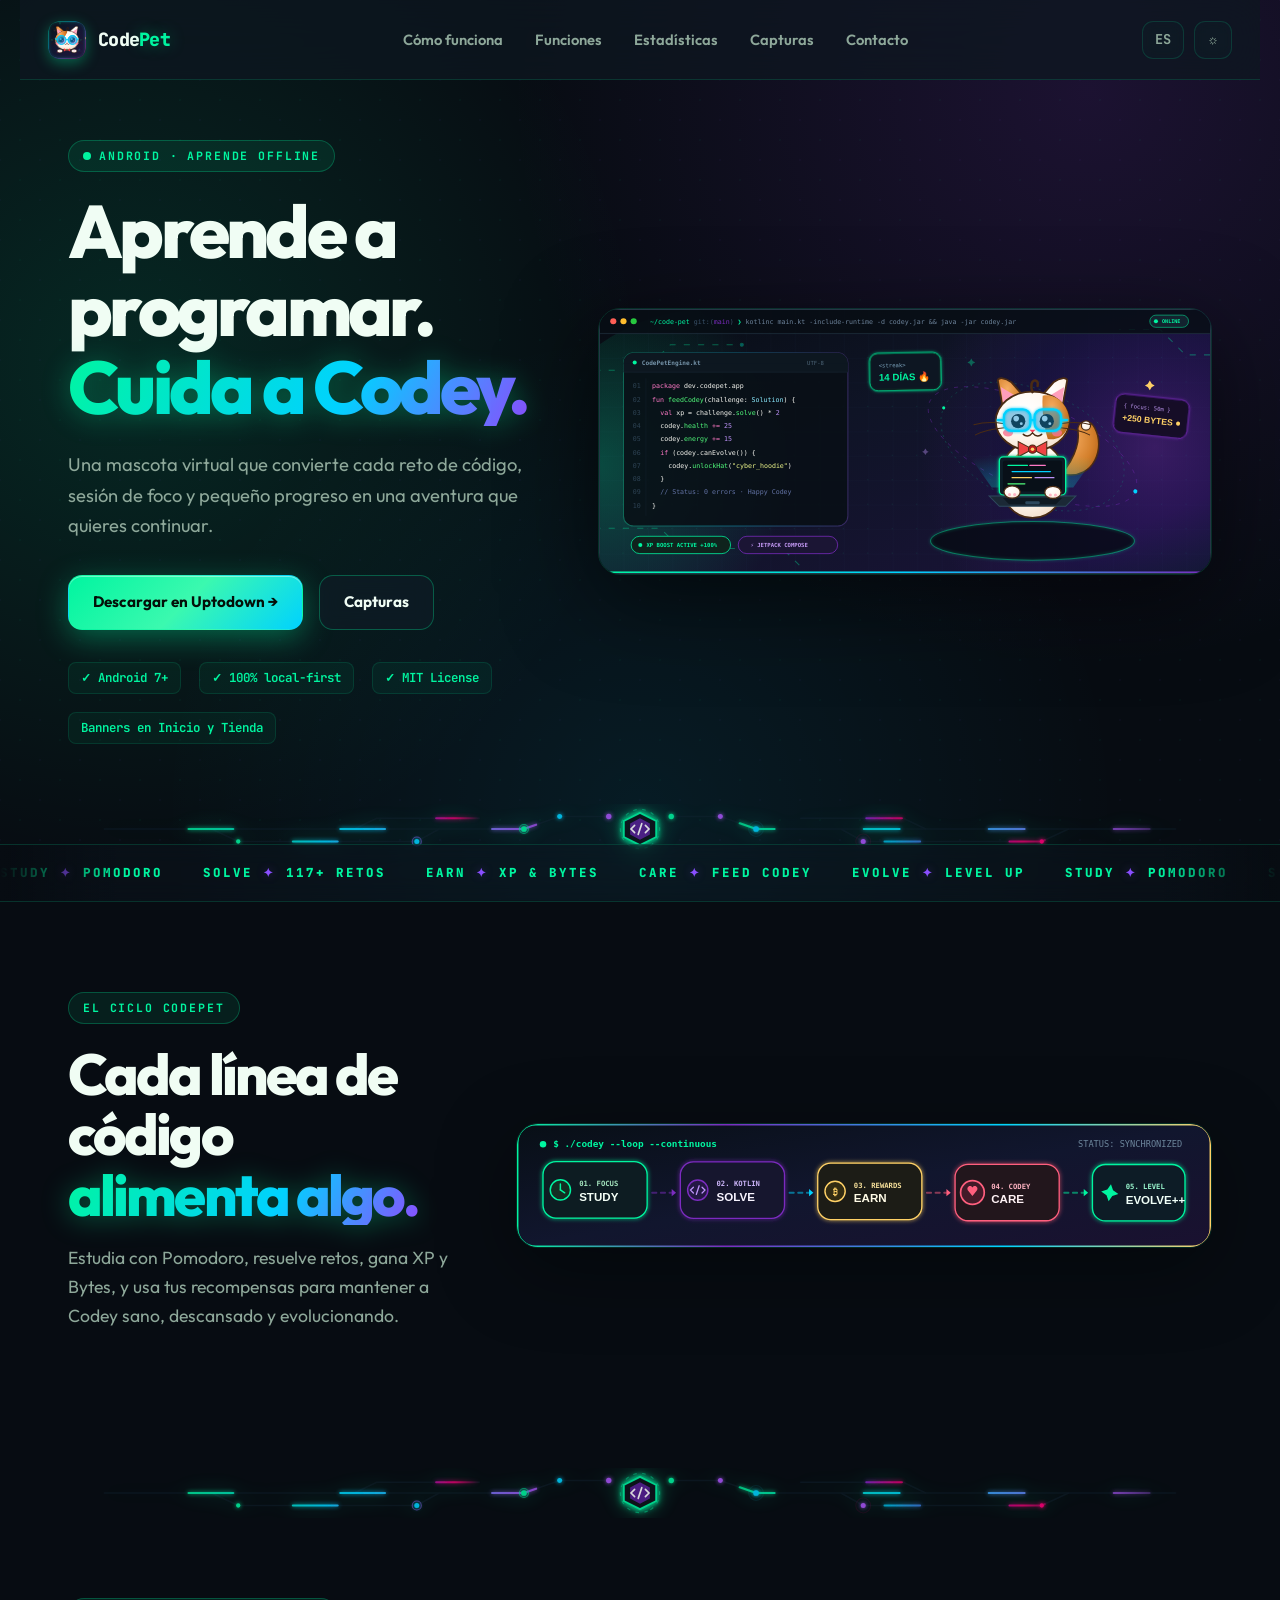
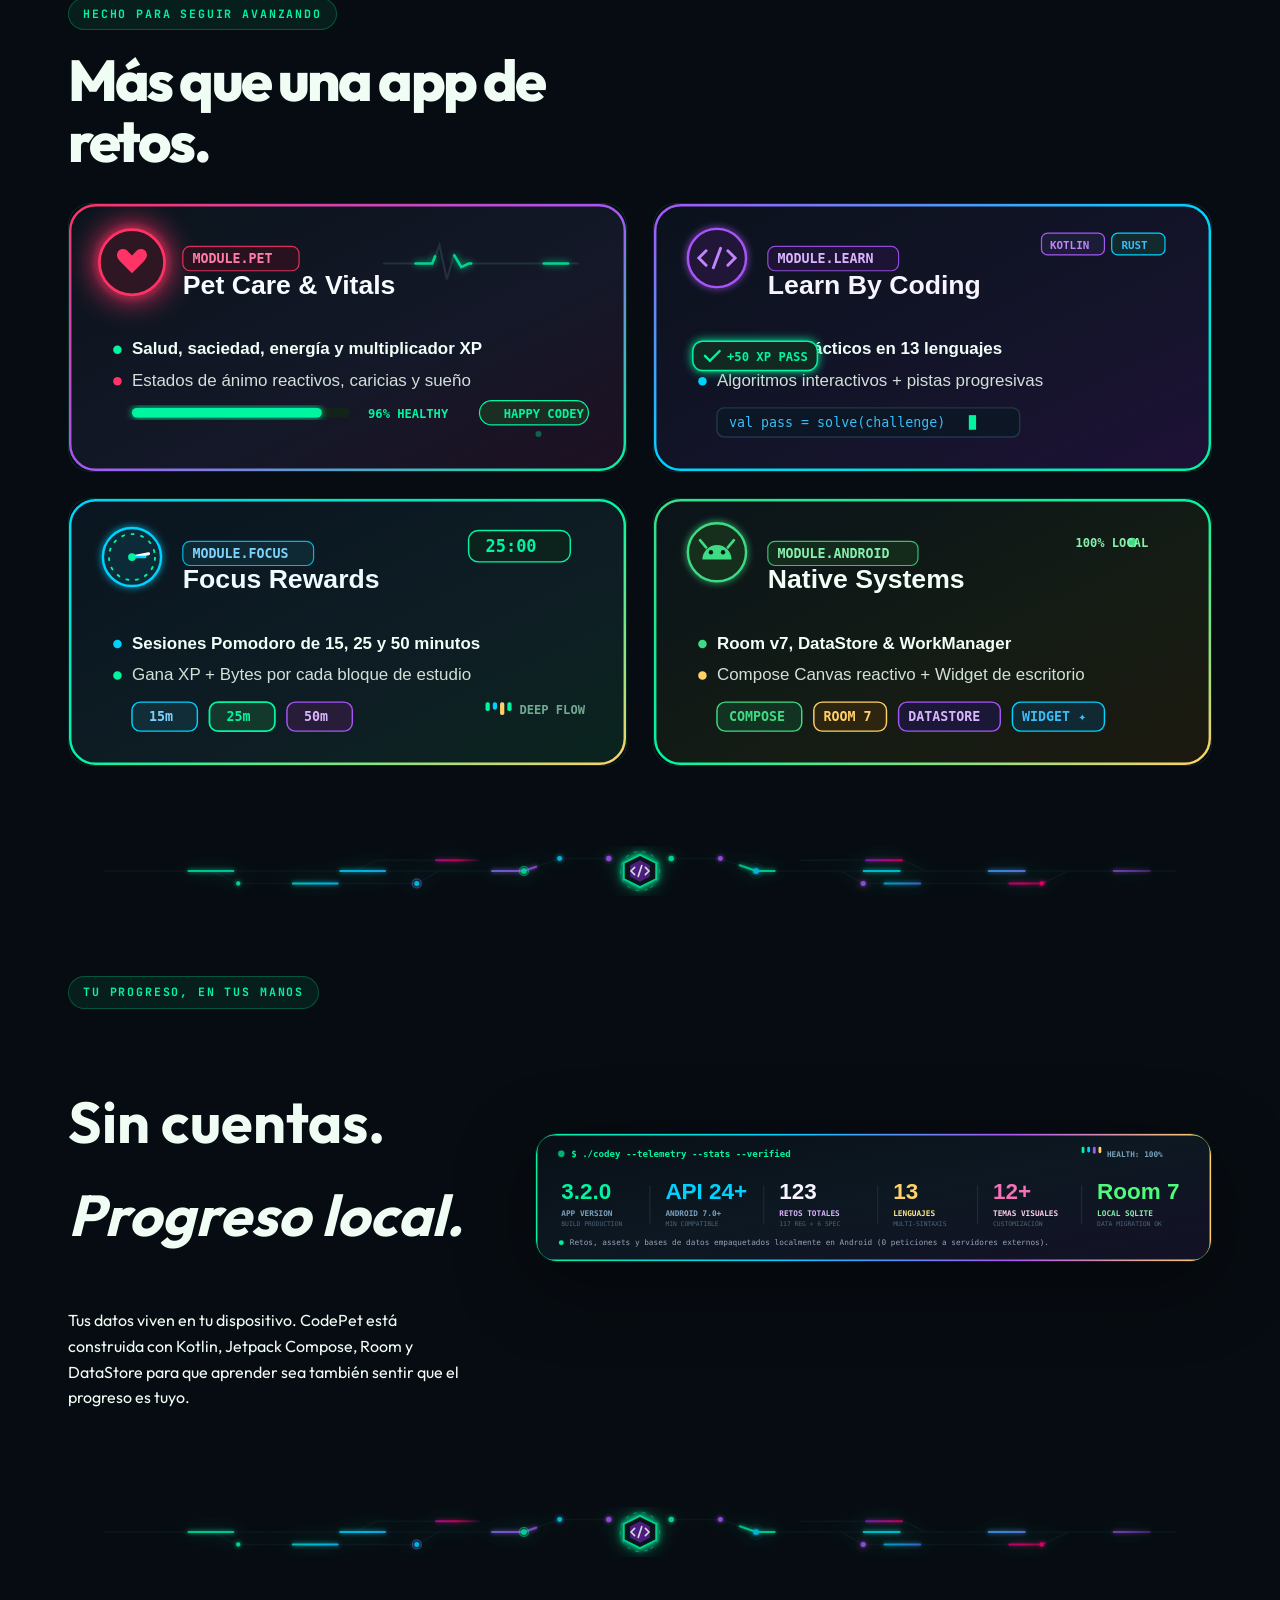
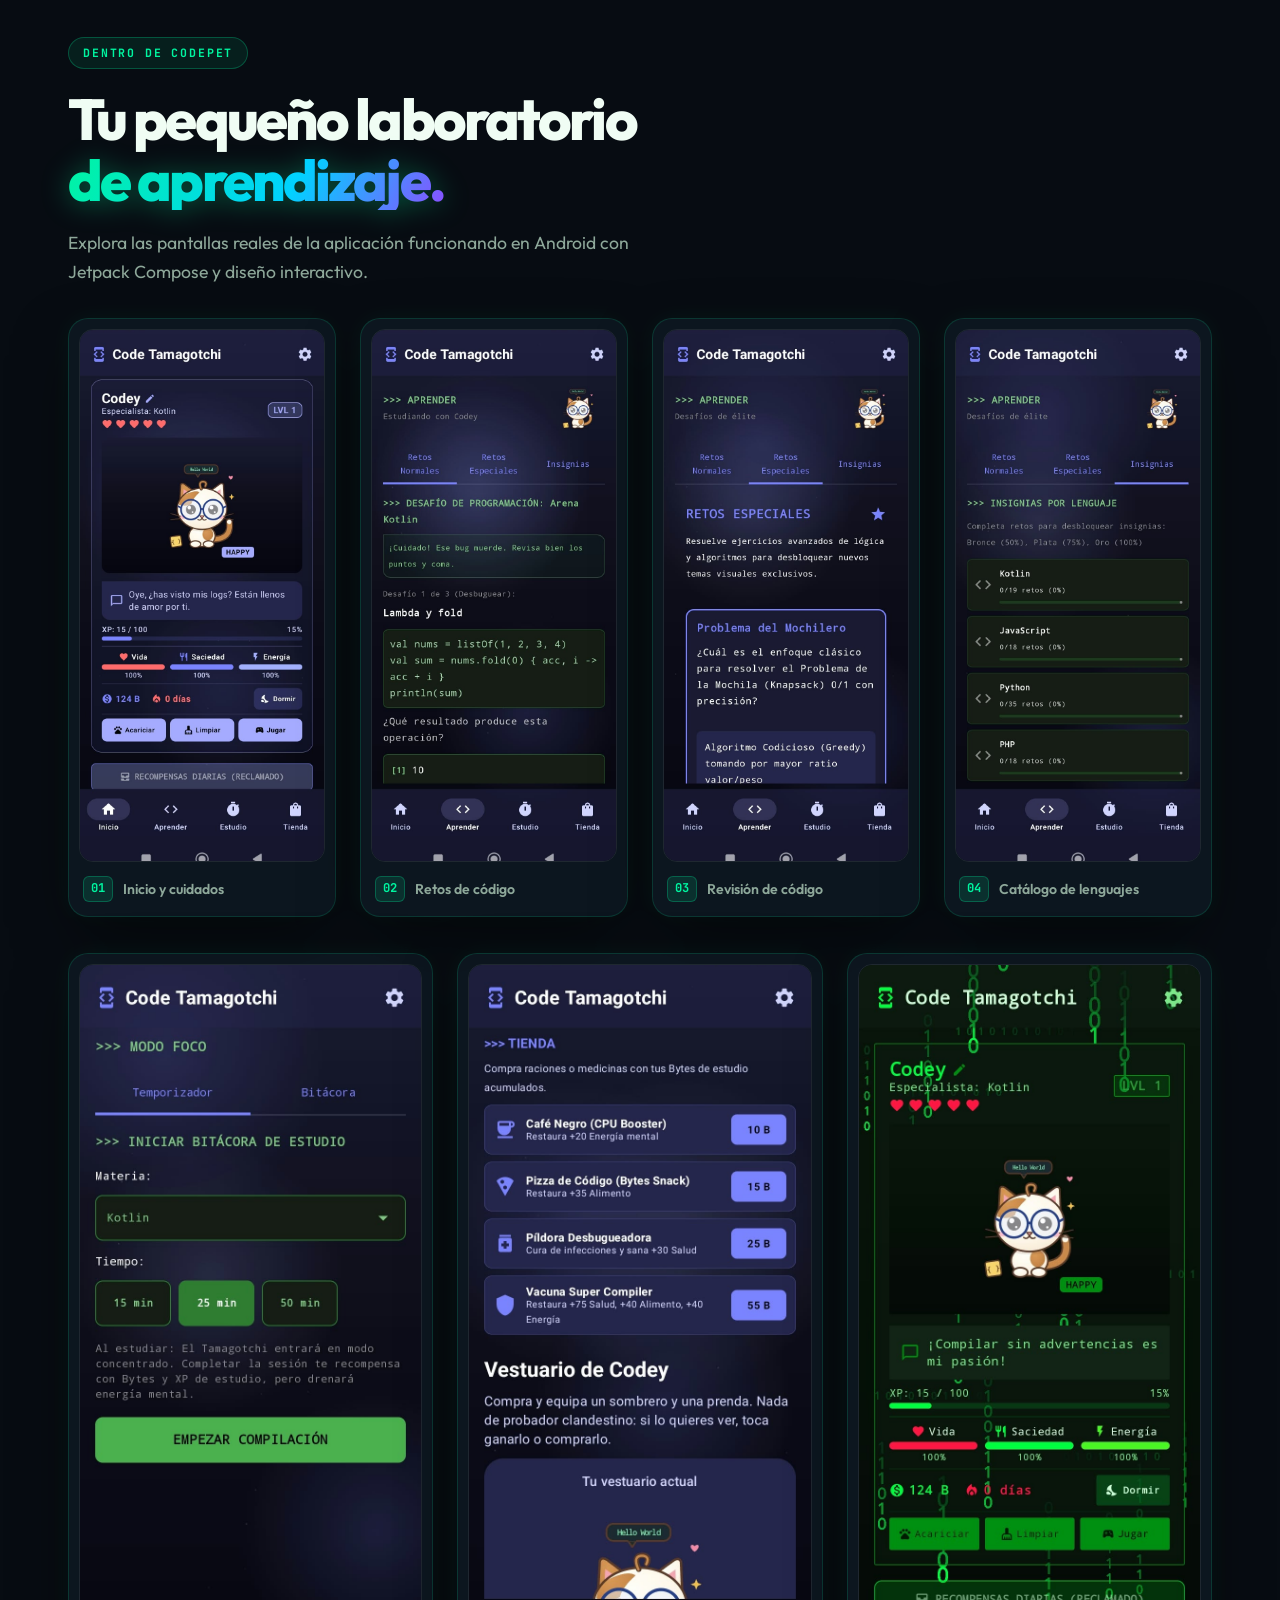
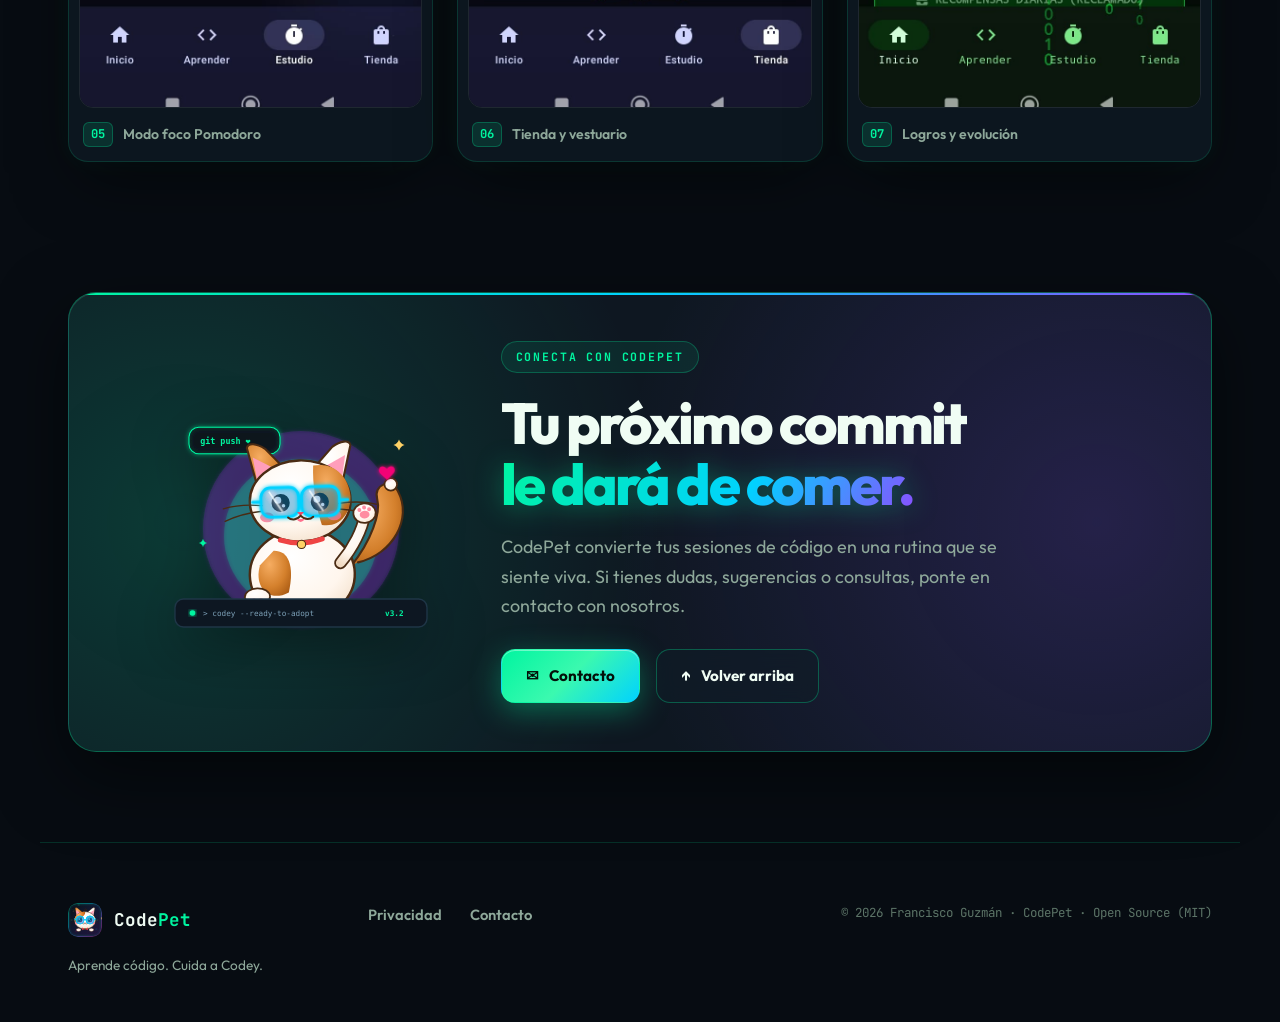
<file: index.html>
<!doctype html>
<html lang="es">
<head>
  <meta charset="UTF-8">
  <meta name="viewport" content="width=device-width, initial-scale=1">
  <meta name="theme-color" content="#070c12">
  <meta name="description" content="CodePet: aprende a programar mientras cuidas a Codey, tu mascota programadora local-first en Android.">
  <title>CodePet · Aprende código. Cuida a Codey.</title>
  <!-- Favicon de la pestaña (intacto y mejorado) -->
  <link rel="icon" href="assets/codey-logo.svg" type="image/svg+xml">
  <link rel="stylesheet" href="styles.css">
</head>
<body>
  <!-- Barra de progreso interactiva del scrollbar -->
  <div class="scroll-progress-bar" id="scrollProgress"></div>
  <div class="bg-mesh-overlay"></div>

  <header class="site-header">
    <a class="brand" href="#top" aria-label="CodePet, inicio">
      <img src="assets/codey-logo.svg" alt="CodePet Logo">
      <span>Code<span>Pet</span></span>
    </a>
    <nav class="nav" aria-label="Navegación principal">
      <a href="#como-funciona" data-i18n="navHow">Cómo funciona</a>
      <a href="#funciones" data-i18n="navFeatures">Funciones</a>
      <a href="#stats" data-i18n="navStats">Estadísticas</a>
      <a href="#capturas" data-i18n="navScreens">Capturas</a>
      <a href="#contacto" data-i18n="contact">Contacto</a>
    </nav>
    <div class="header-actions">
      <button class="icon-button" id="languageToggle" type="button" aria-label="Cambiar idioma">ES</button>
      <button class="icon-button" id="themeToggle" type="button" aria-label="Cambiar tema">☼</button>
      <button class="menu-button" id="menuToggle" type="button" aria-label="Abrir menú" aria-expanded="false">☰</button>
    </div>
  </header>

  <main id="top">
    <!-- Hero Section -->
    <section class="hero section-shell">
      <div class="hero-copy reveal">
        <p class="eyebrow"><span class="pulse"></span><span data-i18n="eyebrow">ANDROID · APRENDE OFFLINE</span></p>
        <h1 data-i18n="heroTitle">Aprende a programar.<br><em>Cuida a Codey.</em></h1>
        <p class="hero-lead" data-i18n="heroLead">Una mascota virtual que convierte cada reto de código, sesión de foco y pequeño progreso en una aventura que quieres continuar.</p>
        <div class="hero-actions">
          <a class="button button-primary" href="https://codepet-code-tamagotchi.en.uptodown.com/android" data-i18n="download">Descargar en Uptodown →</a>
          <a class="button button-ghost" href="#capturas" data-i18n="navScreens">Ver capturas</a>
        </div>
        <div class="hero-meta">
          <span>✓ Android 7+</span>
          <span>✓ 100% local-first</span>
          <span>✓ MIT License</span>
          <span data-i18n="adsNotice">Banners en Inicio y Tienda</span>
        </div>
      </div>
      <div class="hero-art reveal reveal-delay">
        <img src="assets/codey-hero.svg" alt="Codey, gato programador frente a su laptop en un universo terminal" fetchpriority="high">
      </div>
    </section>

    <!-- Circuit Separator -->
    <div class="circuit-separator" aria-hidden="true">
      <img src="assets/circuit-divider.svg" alt="">
    </div>

    <!-- Ticker Track -->
    <section class="ticker" aria-label="Características">
      <div class="ticker-track">
        <span>STUDY <b>✦</b> POMODORO</span>
        <span>SOLVE <b>✦</b> 117+ RETOS</span>
        <span>EARN <b>✦</b> XP &amp; BYTES</span>
        <span>CARE <b>✦</b> FEED CODEY</span>
        <span>EVOLVE <b>✦</b> LEVEL UP</span>
        <span>STUDY <b>✦</b> POMODORO</span>
        <span>SOLVE <b>✦</b> 117+ RETOS</span>
        <span>EARN <b>✦</b> XP &amp; BYTES</span>
        <span>CARE <b>✦</b> FEED CODEY</span>
        <span>EVOLVE <b>✦</b> LEVEL UP</span>
      </div>
    </section>

    <!-- How It Works (Loop) -->
    <section class="section-shell intro" id="como-funciona">
      <div class="section-heading reveal">
        <p class="eyebrow" data-i18n="loopEyebrow">EL CICLO CODEPET</p>
        <h2 data-i18n="loopTitle">Cada línea de código<br><em>alimenta algo.</em></h2>
        <p data-i18n="loopLead">Estudia con Pomodoro, resuelve retos, gana XP y Bytes, y usa tus recompensas para mantener a Codey sano, descansado y evolucionando.</p>
      </div>
      <div class="reveal reveal-delay">
        <img class="loop-art" src="assets/readme/loop.svg" alt="Ciclo de estudiar, resolver, ganar, cuidar y desbloquear" loading="lazy">
      </div>
    </section>

    <!-- Circuit Separator -->
    <div class="circuit-separator" aria-hidden="true">
      <img src="assets/circuit-divider.svg" alt="">
    </div>

    <!-- Features Section -->
    <section class="section-shell" id="funciones">
      <div class="section-heading compact reveal">
        <p class="eyebrow" data-i18n="featuresEyebrow">HECHO PARA SEGUIR AVANZANDO</p>
        <h2 data-i18n="featuresTitle">Más que una app de retos.</h2>
      </div>
      <div class="feature-grid">
        <div class="feature-card-wrapper reveal">
          <img class="feature-card" src="assets/readme/card-pet-care.svg" alt="Cuidado de Codey" loading="lazy">
        </div>
        <div class="feature-card-wrapper reveal reveal-delay">
          <img class="feature-card" src="assets/readme/card-learn.svg" alt="Aprende programando" loading="lazy">
        </div>
        <div class="feature-card-wrapper reveal">
          <img class="feature-card" src="assets/readme/card-focus.svg" alt="Foco y recompensas" loading="lazy">
        </div>
        <div class="feature-card-wrapper reveal reveal-delay">
          <img class="feature-card" src="assets/readme/card-android.svg" alt="Sistemas Android nativos" loading="lazy">
        </div>
      </div>
    </section>

    <!-- Circuit Separator -->
    <div class="circuit-separator" aria-hidden="true">
      <img src="assets/circuit-divider.svg" alt="">
    </div>

    <!-- Stats & Telemetry Section -->
    <section class="section-shell stats-section" id="stats">
      <div class="stats-copy reveal">
        <p class="eyebrow" data-i18n="statsEyebrow">TU PROGRESO, EN TUS MANOS</p>
        <h2 data-i18n="statsTitle">Sin cuentas.<br><em>Progreso local.</em></h2>
        <p data-i18n="statsLead">Tus datos viven en tu dispositivo. CodePet está construida con Kotlin, Jetpack Compose, Room y DataStore para que aprender sea también sentir que el progreso es tuyo.</p>
      </div>
      <div class="reveal reveal-delay">
        <img class="stats-art" src="assets/readme/stats-panel.svg" alt="Estadísticas de CodePet" loading="lazy">
      </div>
    </section>

    <!-- Circuit Separator -->
    <div class="circuit-separator" aria-hidden="true">
      <img src="assets/circuit-divider.svg" alt="">
    </div>

    <!-- Screenshots Showcase (Preserving and displaying all 7 captures) -->
    <section class="section-shell screenshots" id="capturas">
      <div class="section-heading compact reveal">
        <p class="eyebrow" data-i18n="screensEyebrow">DENTRO DE CODEPET</p>
        <h2 data-i18n="screensTitle">Tu pequeño laboratorio<br><em>de aprendizaje.</em></h2>
        <p data-i18n="screensLead">Explora las pantallas reales de la aplicación funcionando en Android con Jetpack Compose y diseño interactivo.</p>
      </div>

      <!-- Primera Fila de Capturas Principales -->
      <div class="screenshot-rail">
        <figure class="shot reveal">
          <img src="assets/screenshots/captura_1.jpeg" alt="Inicio y cuidados de Codey" loading="lazy">
          <figcaption><b>01</b><span data-i18n="shot1">Inicio y cuidados</span></figcaption>
        </figure>
        <figure class="shot reveal reveal-delay">
          <img src="assets/screenshots/captura_2.jpeg" alt="Retos de programación interactivos" loading="lazy">
          <figcaption><b>02</b><span data-i18n="shot2">Retos de código</span></figcaption>
        </figure>
        <figure class="shot reveal">
          <img src="assets/screenshots/captura_3.jpeg" alt="Revisión de respuestas y explicaciones" loading="lazy">
          <figcaption><b>03</b><span data-i18n="shot5">Revisión de código</span></figcaption>
        </figure>
        <figure class="shot reveal reveal-delay">
          <img src="assets/screenshots/captura_4.jpeg" alt="Catálogo de lenguajes y temas" loading="lazy">
          <figcaption><b>04</b><span data-i18n="shot6">Catálogo de lenguajes</span></figcaption>
        </figure>
      </div>

      <!-- Segunda Fila de Capturas -->
      <div class="gallery-extra">
        <figure class="shot reveal">
          <img src="assets/screenshots/captura_5.jpeg" alt="Modo foco Pomodoro" loading="lazy">
          <figcaption><b>05</b><span data-i18n="shot3">Modo foco</span></figcaption>
        </figure>
        <figure class="shot reveal reveal-delay">
          <img src="assets/screenshots/captura_6.jpeg" alt="Tienda y vestuario de Codey" loading="lazy">
          <figcaption><b>06</b><span data-i18n="shot4">Tienda y vestuario</span></figcaption>
        </figure>
        <figure class="shot reveal">
          <img src="assets/screenshots/captura_7.jpeg" alt="Panel de logros y estadísticas del usuario" loading="lazy">
          <figcaption><b>07</b><span data-i18n="shot7">Logros y evolución</span></figcaption>
        </figure>
      </div>
    </section>

    <!-- Contact & Community Panel -->
    <section class="download-panel section-shell" id="contacto">
      <div class="download-inner reveal">
        <img src="assets/codey-footer.svg" alt="Codey saludando alegremente" loading="lazy">
        <div>
          <p class="eyebrow" data-i18n="downloadEyebrow">CONECTA CON CODEPET</p>
          <h2 data-i18n="downloadTitle">Tu próximo commit<br><em>le dará de comer.</em></h2>
          <p data-i18n="downloadLead">CodePet convierte tus sesiones de código en una rutina que se siente viva. Si tienes dudas, sugerencias o consultas, ponte en contacto con nosotros.</p>
          <div class="hero-actions">
            <a class="button button-primary" href="mailto:familiazv2016@gmail.com">
              <span>✉</span> <span data-i18n="contact">Contacto</span>
            </a>
            <a class="button button-ghost" href="#top">
              <span>↑</span> <span data-i18n="backToTop">Volver arriba</span>
            </a>
          </div>
        </div>
      </div>
    </section>
  </main>

  <footer class="site-footer">
    <div class="footer-brand">
      <img src="assets/codey-logo.svg" alt="CodePet Logo">
      <strong>Code<span>Pet</span></strong>
      <small data-i18n="footerTag">Aprende código. Cuida a Codey.</small>
    </div>
    <div class="footer-links">
      <a href="privacy.html" data-i18n="privacy">Privacidad</a>
      <a href="mailto:familiazv2016@gmail.com" data-i18n="contact">Contacto</a>
    </div>
    <p class="copyright">© 2026 Francisco Guzmán · CodePet · Open Source (MIT)</p>
  </footer>

  <script src="script.js"></script>
</body>
</html>
</file>
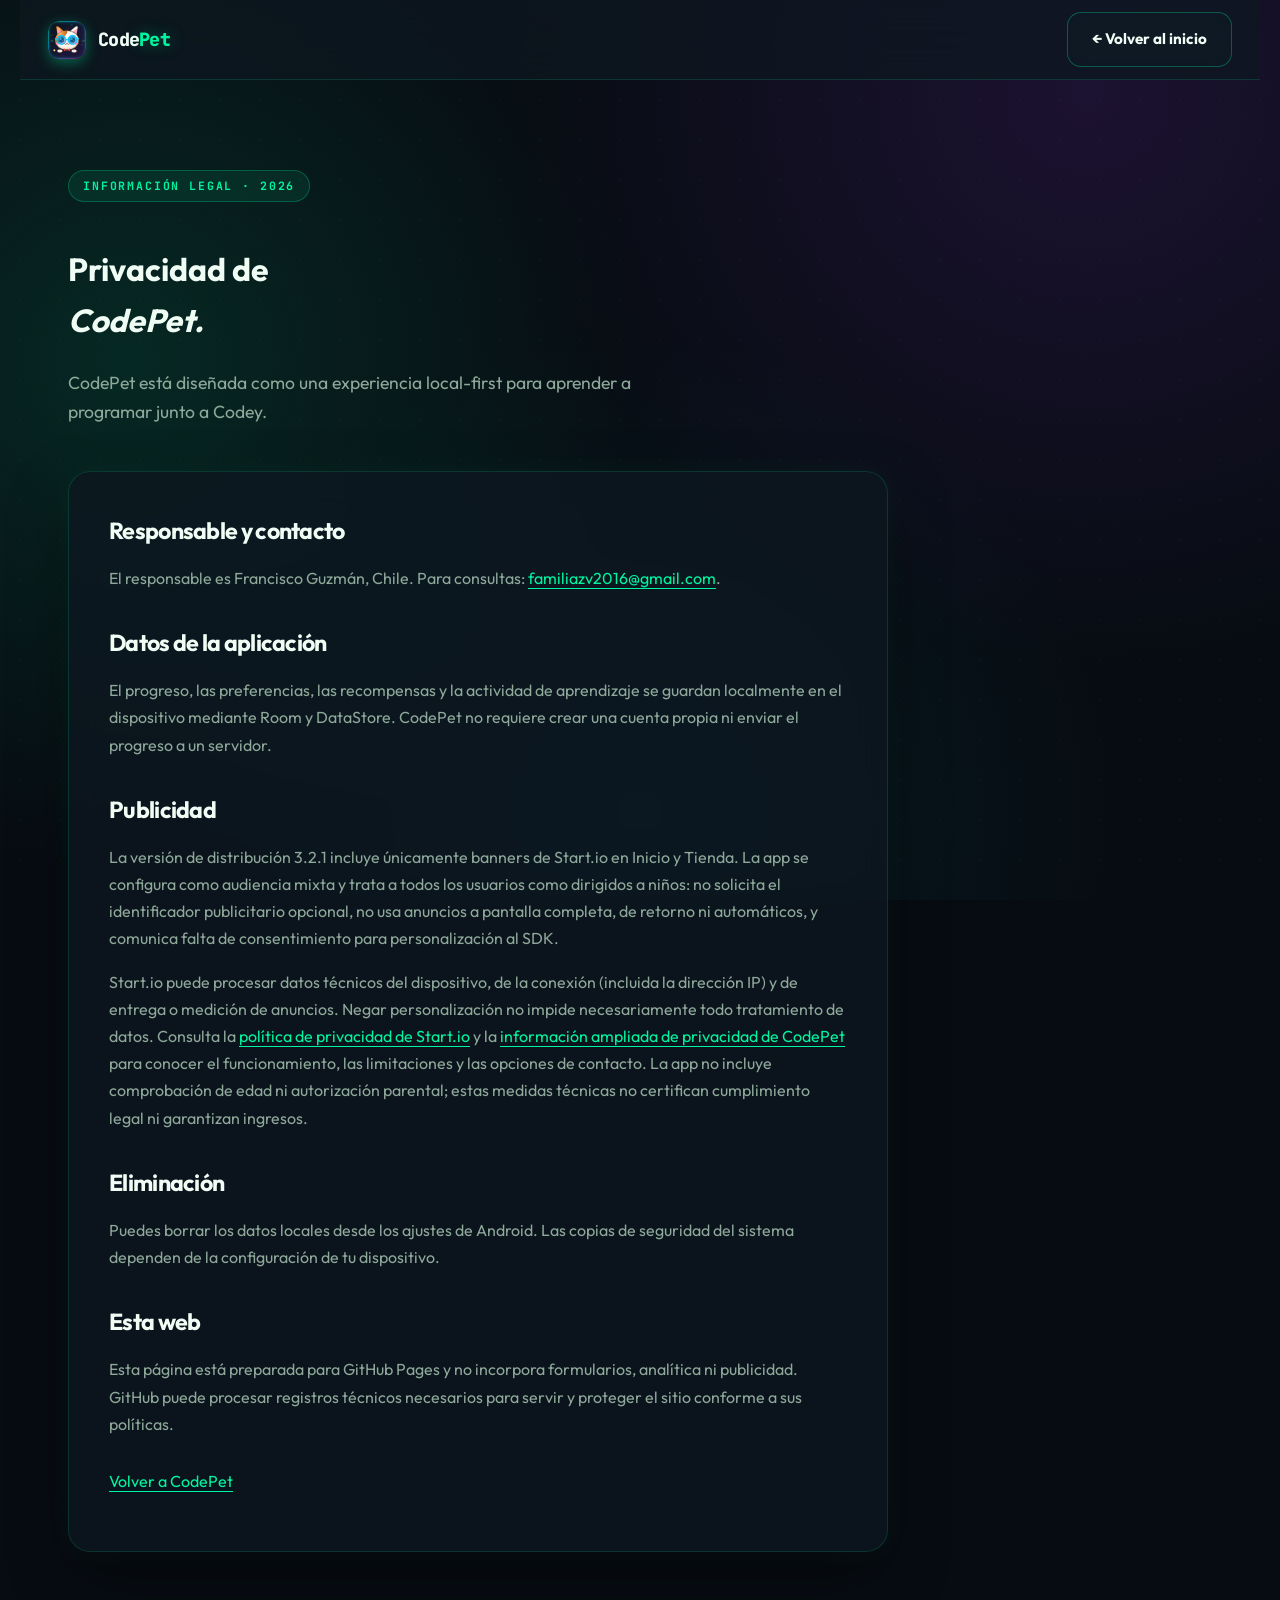
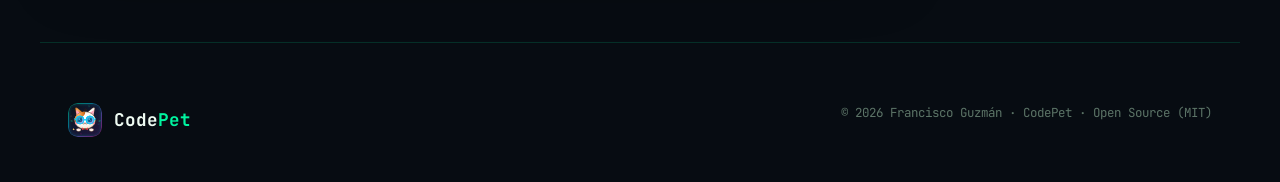
<file: privacy.html>
<!doctype html>
<html lang="es">
<head>
  <meta charset="UTF-8">
  <meta name="viewport" content="width=device-width, initial-scale=1">
  <meta name="description" content="Política de privacidad de CodePet.">
  <title>Privacidad · CodePet</title>
  <link rel="icon" href="assets/codey-logo.svg" type="image/svg+xml">
  <link rel="stylesheet" href="styles.css">
</head>
<body>
  <div class="scroll-progress-bar" id="scrollProgress"></div>
  <div class="bg-mesh-overlay"></div>

  <header class="site-header">
    <a class="brand" href="index.html">
      <img src="assets/codey-logo.svg" alt="CodePet Logo">
      <span>Code<span>Pet</span></span>
    </a>
    <a class="button button-ghost" href="index.html">← Volver al inicio</a>
  </header>

  <main class="section-shell">
    <div class="section-heading">
      <p class="eyebrow">INFORMACIÓN LEGAL · 2026</p>
      <h1>Privacidad de<br><em>CodePet.</em></h1>
      <p>CodePet está diseñada como una experiencia local-first para aprender a programar junto a Codey.</p>
    </div>
    
    <article class="legal-card">
      <h2>Responsable y contacto</h2>
      <p>El responsable es Francisco Guzmán, Chile. Para consultas: <a href="mailto:familiazv2016@gmail.com">familiazv2016@gmail.com</a>.</p>
      
      <h2>Datos de la aplicación</h2>
      <p>El progreso, las preferencias, las recompensas y la actividad de aprendizaje se guardan localmente en el dispositivo mediante Room y DataStore. CodePet no requiere crear una cuenta propia ni enviar el progreso a un servidor.</p>
      
      <h2>Publicidad</h2>
      <p>La versión de distribución 3.2.1 incluye únicamente banners de Start.io en Inicio y Tienda. La app se configura como audiencia mixta y trata a todos los usuarios como dirigidos a niños: no solicita el identificador publicitario opcional, no usa anuncios a pantalla completa, de retorno ni automáticos, y comunica falta de consentimiento para personalización al SDK.</p>
      <p>Start.io puede procesar datos técnicos del dispositivo, de la conexión (incluida la dirección IP) y de entrega o medición de anuncios. Negar personalización no impide necesariamente todo tratamiento de datos. Consulta la <a href="https://www.start.io/policy/privacy-policy/">política de privacidad de Start.io</a> y la <a href="https://miportafolio-fguz.vercel.app/codepet/privacy/">información ampliada de privacidad de CodePet</a> para conocer el funcionamiento, las limitaciones y las opciones de contacto. La app no incluye comprobación de edad ni autorización parental; estas medidas técnicas no certifican cumplimiento legal ni garantizan ingresos.</p>
      
      <h2>Eliminación</h2>
      <p>Puedes borrar los datos locales desde los ajustes de Android. Las copias de seguridad del sistema dependen de la configuración de tu dispositivo.</p>
      
      <h2>Esta web</h2>
      <p>Esta página está preparada para GitHub Pages y no incorpora formularios, analítica ni publicidad. GitHub puede procesar registros técnicos necesarios para servir y proteger el sitio conforme a sus políticas.</p>
      
      <p style="margin-top: 30px;"><a href="index.html">Volver a CodePet</a></p>
    </article>
  </main>

  <footer class="site-footer">
    <div class="footer-brand">
      <img src="assets/codey-logo.svg" alt="CodePet Logo">
      <strong>Code<span>Pet</span></strong>
    </div>
    <p class="copyright">© 2026 Francisco Guzmán · CodePet · Open Source (MIT)</p>
  </footer>

  <script src="script.js"></script>
</body>
</html>
</file>
<file: styles.css>
@import url('https://fonts.googleapis.com/css2?family=Inter:wght@400;500;600;700;800;900&family=JetBrains+Mono:wght@400;500;600;700;800&family=Outfit:wght@400;600;700;800;900&display=swap');

:root {
  --bg: #070c12;
  --bg-gradient: radial-gradient(circle at 85% 10%, rgba(123, 44, 191, 0.18), transparent 36rem),
                 radial-gradient(circle at 10% 40%, rgba(0, 245, 160, 0.12), transparent 32rem),
                 radial-gradient(circle at 50% 90%, rgba(0, 210, 255, 0.08), transparent 30rem),
                 #070c12;
  --surface: rgba(14, 23, 33, 0.75);
  --surface-solid: #0e1721;
  --surface-card: rgba(16, 28, 39, 0.65);
  --surface-card-hover: rgba(22, 38, 54, 0.85);
  --surface-2: #142432;
  --text: #f0fdf4;
  --text-muted: #8ea89a;
  --text-dim: #5c7467;
  
  --mint: #00f5a0;
  --mint-dark: #00b875;
  --mint-glow: rgba(0, 245, 160, 0.35);
  --cyan: #00d2ff;
  --cyan-glow: rgba(0, 210, 255, 0.35);
  --violet: #8a4fff;
  --violet-glow: rgba(138, 79, 255, 0.35);
  --gold: #ffd166;
  
  --line: rgba(0, 245, 160, 0.15);
  --line-strong: rgba(0, 245, 160, 0.3);
  --line-violet: rgba(138, 79, 255, 0.25);
  --shadow-lg: 0 24px 64px -12px rgba(0, 0, 0, 0.55), 0 0 24px rgba(0, 245, 160, 0.06);
  --shadow-glow: 0 0 35px rgba(0, 245, 160, 0.22);
  --radius-sm: 8px;
  --radius-md: 14px;
  --radius-lg: 22px;
  --radius-full: 9999px;
  
  color-scheme: dark;
}

[data-theme="light"] {
  --bg: #f3f8f5;
  --bg-gradient: radial-gradient(circle at 85% 10%, rgba(138, 79, 255, 0.08), transparent 32rem),
                 radial-gradient(circle at 10% 40%, rgba(0, 184, 117, 0.12), transparent 30rem),
                 radial-gradient(circle at 50% 90%, rgba(0, 160, 220, 0.06), transparent 28rem),
                 #f3f8f5;
  --surface: rgba(255, 255, 255, 0.85);
  --surface-solid: #ffffff;
  --surface-card: rgba(255, 255, 255, 0.75);
  --surface-card-hover: #ffffff;
  --surface-2: #e7f2eb;
  --text: #0c1c14;
  --text-muted: #4e6b5d;
  --text-dim: #7f9b8d;
  
  --mint: #00995e;
  --mint-dark: #007346;
  --mint-glow: rgba(0, 153, 94, 0.25);
  --cyan: #0284c7;
  --cyan-glow: rgba(2, 132, 199, 0.2);
  --violet: #6b21a8;
  --violet-glow: rgba(107, 33, 168, 0.2);
  --gold: #d97706;
  
  --line: rgba(0, 153, 94, 0.18);
  --line-strong: rgba(0, 153, 94, 0.35);
  --line-violet: rgba(107, 33, 168, 0.18);
  --shadow-lg: 0 20px 50px -10px rgba(0, 77, 44, 0.12);
  --shadow-glow: 0 0 30px rgba(0, 153, 94, 0.15);
  
  color-scheme: light;
}

/* Base & Reset */
*, *::before, *::after {
  box-sizing: border-box;
}

html {
  scroll-behavior: smooth;
  font-family: 'Outfit', 'Inter', -apple-system, BlinkMacSystemFont, "Segoe UI", Roboto, sans-serif;
  background-color: var(--bg);
  color: var(--text);
  margin: 0;
  padding: 0;
}

body {
  margin: 0;
  padding: 0;
  min-width: 320px;
  background: var(--bg-gradient);
  background-attachment: fixed;
  line-height: 1.6;
  overflow-x: hidden;
  position: relative;
}

/* ==========================================================================
   DECORATED SCROLLBAR (Chrome, Edge, Safari, Firefox)
   ========================================================================== */
::-webkit-scrollbar {
  width: 11px;
  height: 11px;
}

::-webkit-scrollbar-track {
  background: #050a0f;
  border-left: 1px solid rgba(0, 245, 160, 0.08);
}

[data-theme="light"] ::-webkit-scrollbar-track {
  background: #e9f2ec;
  border-left: 1px solid rgba(0, 153, 94, 0.1);
}

::-webkit-scrollbar-thumb {
  background: linear-gradient(180deg, var(--mint) 0%, var(--cyan) 50%, var(--violet) 100%);
  border-radius: 999px;
  border: 2px solid #050a0f;
  box-shadow: inset 0 0 6px rgba(255, 255, 255, 0.3), 0 0 10px var(--mint-glow);
  transition: all 0.3s ease;
}

[data-theme="light"] ::-webkit-scrollbar-thumb {
  border: 2px solid #e9f2ec;
}

::-webkit-scrollbar-thumb:hover {
  background: linear-gradient(180deg, #3bf9af 0%, #2bdcff 50%, #9e6eff 100%);
  box-shadow: inset 0 0 8px rgba(255, 255, 255, 0.6), 0 0 16px var(--mint-glow), 0 0 20px var(--violet-glow);
}

::-webkit-scrollbar-thumb:active {
  background: linear-gradient(180deg, var(--gold) 0%, var(--mint) 100%);
}

/* Firefox standard scrollbar */
* {
  scrollbar-width: thin;
  scrollbar-color: var(--mint) #050a0f;
}

[data-theme="light"] * {
  scrollbar-color: var(--mint) #e9f2ec;
}

/* ==========================================================================
   TOP SCROLL PROGRESS BAR
   ========================================================================== */
.scroll-progress-bar {
  position: fixed;
  top: 0;
  left: 0;
  width: 0%;
  height: 3.5px;
  background: linear-gradient(90deg, var(--mint) 0%, var(--cyan) 40%, var(--violet) 80%, var(--gold) 100%);
  box-shadow: 0 0 12px var(--mint-glow), 0 0 20px var(--cyan-glow);
  z-index: 1000;
  pointer-events: none;
  transition: width 0.08s ease-out;
}

/* Links and buttons */
a {
  color: inherit;
  text-decoration: none;
  transition: color 0.2s ease, opacity 0.2s ease;
}

button {
  font: inherit;
  cursor: pointer;
}

/* Subtle background ambient mesh */
.bg-mesh-overlay {
  position: fixed;
  top: 0;
  left: 0;
  right: 0;
  bottom: 0;
  background-image: 
    radial-gradient(rgba(0, 245, 160, 0.035) 1px, transparent 1px),
    radial-gradient(rgba(138, 79, 255, 0.035) 1px, transparent 1px);
  background-size: 40px 40px;
  background-position: 0 0, 20px 20px;
  pointer-events: none;
  z-index: 0;
}

/* ==========================================================================
   SITE HEADER
   ========================================================================== */
.site-header {
  height: 80px;
  max-width: 1240px;
  margin: 0 auto;
  padding: 0 28px;
  display: flex;
  align-items: center;
  justify-content: space-between;
  gap: 24px;
  position: sticky;
  top: 0;
  z-index: 100;
  background: var(--surface);
  backdrop-filter: blur(20px);
  -webkit-backdrop-filter: blur(20px);
  border-bottom: 1px solid var(--line);
  transition: background 0.3s ease, border-color 0.3s ease;
}

.brand {
  display: flex;
  align-items: center;
  gap: 12px;
  font-family: 'JetBrains Mono', monospace;
  font-size: 1.15rem;
  font-weight: 800;
  letter-spacing: -0.04em;
  transition: transform 0.2s ease;
}

.brand:hover {
  transform: translateY(-1px);
}

.brand img {
  width: 38px;
  height: 38px;
  border-radius: 12px;
  box-shadow: 0 4px 14px var(--mint-glow);
  transition: transform 0.3s cubic-bezier(0.34, 1.56, 0.64, 1);
}

.brand:hover img {
  transform: scale(1.08) rotate(-4deg);
}

.brand span span {
  color: var(--mint);
  text-shadow: 0 0 16px var(--mint-glow);
}

.nav {
  display: flex;
  align-items: center;
  gap: 32px;
  color: var(--text-muted);
  font-size: 0.92rem;
  font-weight: 600;
}

.nav a {
  position: relative;
  padding: 6px 0;
  transition: color 0.2s ease;
}

.nav a::after {
  content: '';
  position: absolute;
  bottom: 0;
  left: 0;
  width: 0%;
  height: 2px;
  background: linear-gradient(90deg, var(--mint), var(--cyan));
  border-radius: 2px;
  box-shadow: 0 0 8px var(--mint-glow);
  transition: width 0.25s cubic-bezier(0.4, 0, 0.2, 1);
}

.nav a:hover {
  color: var(--text);
}

.nav a:hover::after {
  width: 100%;
}

.header-actions {
  display: flex;
  align-items: center;
  gap: 10px;
}

.icon-button {
  display: inline-flex;
  align-items: center;
  justify-content: center;
  border: 1px solid var(--line);
  border-radius: 11px;
  background: var(--surface-card);
  color: var(--text-muted);
  min-width: 38px;
  height: 38px;
  padding: 0 12px;
  font-family: 'JetBrains Mono', monospace;
  font-size: 0.85rem;
  font-weight: 700;
  backdrop-filter: blur(8px);
  transition: all 0.25s ease;
}

.icon-button:hover {
  color: var(--mint);
  border-color: var(--mint);
  background: var(--surface-2);
  box-shadow: 0 0 14px var(--mint-glow);
  transform: translateY(-1px);
}

.menu-button {
  display: none;
  align-items: center;
  justify-content: center;
  border: 1px solid var(--line);
  border-radius: 11px;
  background: var(--surface-card);
  color: var(--text-muted);
  width: 38px;
  height: 38px;
  font-size: 1.1rem;
}

/* ==========================================================================
   MAIN LAYOUT & SECTIONS
   ========================================================================== */
main {
  position: relative;
  z-index: 1;
}

.section-shell {
  max-width: 1200px;
  margin: 0 auto;
  padding: 90px 28px;
  position: relative;
}

/* Section Headings */
.section-heading {
  max-width: 620px;
  margin-bottom: 40px;
}

.section-heading.compact {
  margin-bottom: 32px;
}

.section-heading h2,
.hero h1,
.download-inner h2 {
  font-family: 'Outfit', sans-serif;
  font-weight: 800;
  letter-spacing: -0.05em;
  line-height: 1.05;
  margin: 0;
}

.section-heading h2 {
  font-size: clamp(2.2rem, 4.5vw, 3.8rem);
}

.section-heading h2 em,
.hero h1 em,
.download-inner h2 em {
  font-style: normal;
  background: linear-gradient(120deg, var(--mint) 0%, var(--cyan) 60%, var(--violet) 100%);
  -webkit-background-clip: text;
  -webkit-text-fill-color: transparent;
  display: inline-block;
  filter: drop-shadow(0 2px 14px var(--mint-glow));
}

.section-heading > p:last-child {
  color: var(--text-muted);
  font-size: 1.1rem;
  line-height: 1.65;
  margin-top: 18px;
}

/* Eyebrow Pill Tag */
.eyebrow {
  display: inline-flex;
  align-items: center;
  gap: 8px;
  font-family: 'JetBrains Mono', monospace;
  font-size: 0.72rem;
  font-weight: 700;
  letter-spacing: 0.16em;
  color: var(--mint);
  background: rgba(0, 245, 160, 0.08);
  border: 1px solid rgba(0, 245, 160, 0.25);
  padding: 6px 14px;
  border-radius: var(--radius-full);
  margin: 0 0 20px;
  text-transform: uppercase;
}

.pulse {
  display: inline-block;
  width: 8px;
  height: 8px;
  border-radius: 50%;
  background: var(--mint);
  box-shadow: 0 0 0 0 rgba(0, 245, 160, 0.7);
  animation: pulseRipple 2s infinite cubic-bezier(0.4, 0, 0.6, 1);
}

@keyframes pulseRipple {
  0% { transform: scale(0.95); box-shadow: 0 0 0 0 rgba(0, 245, 160, 0.7); }
  70% { transform: scale(1); box-shadow: 0 0 0 8px rgba(0, 245, 160, 0); }
  100% { transform: scale(0.95); box-shadow: 0 0 0 0 rgba(0, 245, 160, 0); }
}

/* ==========================================================================
   CIRCUIT DIVIDER
   ========================================================================== */
.circuit-separator {
  max-width: 1200px;
  margin: -10px auto;
  padding: 0 28px;
  display: flex;
  justify-content: center;
  align-items: center;
  overflow: hidden;
  pointer-events: none;
}

.circuit-separator img {
  width: 100%;
  height: auto;
  max-height: 50px;
  opacity: 0.85;
  filter: drop-shadow(0 0 10px var(--mint-glow));
}

/* ==========================================================================
   HERO SECTION
   ========================================================================== */
.hero {
  min-height: 640px;
  padding-top: 60px;
  padding-bottom: 70px;
  display: grid;
  grid-template-columns: 0.88fr 1.12fr;
  align-items: center;
  gap: 48px;
}

.hero h1 {
  font-size: clamp(2.8rem, 5.8vw, 4.8rem);
}

.hero-lead {
  max-width: 500px;
  color: var(--text-muted);
  font-size: 1.15rem;
  line-height: 1.65;
  margin: 24px 0 34px;
}

.hero-actions {
  display: flex;
  flex-wrap: wrap;
  gap: 16px;
  align-items: center;
}

.button {
  display: inline-flex;
  align-items: center;
  justify-content: center;
  gap: 10px;
  padding: 14px 24px;
  border-radius: var(--radius-md);
  font-family: 'Outfit', sans-serif;
  font-weight: 700;
  font-size: 0.95rem;
  border: 1px solid transparent;
  transition: all 0.25s cubic-bezier(0.34, 1.56, 0.64, 1);
  position: relative;
  overflow: hidden;
}

.button:hover {
  transform: translateY(-3px);
}

.button:active {
  transform: translateY(-1px);
}

.button-primary {
  color: #041009;
  background: linear-gradient(135deg, var(--mint) 0%, #3bf9af 50%, var(--cyan) 100%);
  box-shadow: 0 8px 30px var(--mint-glow), inset 0 1px 0 rgba(255, 255, 255, 0.4);
}

.button-primary:hover {
  box-shadow: 0 12px 38px var(--mint-glow), inset 0 1px 0 rgba(255, 255, 255, 0.6);
  filter: brightness(1.05);
}

.button-ghost {
  border-color: var(--line-strong);
  color: var(--text);
  background: var(--surface-card);
  backdrop-filter: blur(10px);
}

.button-ghost:hover {
  border-color: var(--mint);
  color: var(--mint);
  background: var(--surface-2);
  box-shadow: 0 0 20px var(--mint-glow);
}

.hero-meta {
  display: flex;
  flex-wrap: wrap;
  gap: 18px;
  color: var(--text-dim);
  font-family: 'JetBrains Mono', monospace;
  font-size: 0.78rem;
  font-weight: 600;
  margin-top: 32px;
}

.hero-meta span {
  display: inline-flex;
  align-items: center;
  gap: 6px;
  padding: 5px 12px;
  border-radius: 8px;
  background: rgba(0, 245, 160, 0.05);
  border: 1px solid rgba(0, 245, 160, 0.12);
  color: var(--mint);
}

.hero-art {
  position: relative;
  display: flex;
  justify-content: center;
  filter: drop-shadow(0 25px 45px rgba(0, 0, 0, 0.55));
  transition: transform 0.4s ease;
}

.hero-art:hover {
  transform: translateY(-4px);
}

.hero-art img {
  display: block;
  width: 100%;
  height: auto;
  border-radius: var(--radius-lg);
  border: 1px solid var(--line);
}

/* ==========================================================================
   TICKER
   ========================================================================== */
.ticker {
  overflow: hidden;
  border-top: 1px solid var(--line);
  border-bottom: 1px solid var(--line);
  background: rgba(14, 23, 33, 0.4);
  backdrop-filter: blur(12px);
  color: var(--mint);
  font-family: 'JetBrains Mono', monospace;
  font-size: 0.78rem;
  font-weight: 800;
  letter-spacing: 0.24em;
  white-space: nowrap;
  position: relative;
}

.ticker::before, .ticker::after {
  content: '';
  position: absolute;
  top: 0;
  bottom: 0;
  width: 120px;
  pointer-events: none;
  z-index: 2;
}

.ticker::before {
  left: 0;
  background: linear-gradient(90deg, var(--bg), transparent);
}

.ticker::after {
  right: 0;
  background: linear-gradient(270deg, var(--bg), transparent);
}

.ticker-track {
  display: inline-flex;
  align-items: center;
  gap: 40px;
  padding: 18px 0;
  min-width: 100%;
  animation: tickerSlide 28s linear infinite;
}

.ticker-track span {
  display: inline-flex;
  align-items: center;
  gap: 10px;
}

.ticker-track b {
  color: var(--violet);
  text-shadow: 0 0 10px var(--violet-glow);
}

@keyframes tickerSlide {
  from { transform: translateX(0); }
  to { transform: translateX(-50%); }
}

/* ==========================================================================
   HOW IT WORKS (LOOP SECTION)
   ========================================================================== */
.intro {
  display: grid;
  grid-template-columns: 0.72fr 1.28fr;
  align-items: center;
  gap: 56px;
}

.loop-art {
  width: 100%;
  height: auto;
  border-radius: var(--radius-lg);
  border: 1px solid var(--line);
  filter: drop-shadow(0 20px 40px rgba(0, 0, 0, 0.4));
  transition: transform 0.3s ease, box-shadow 0.3s ease;
}

.loop-art:hover {
  transform: translateY(-4px);
  box-shadow: 0 0 35px var(--mint-glow);
}

/* ==========================================================================
   FEATURE CARDS GRID
   ========================================================================== */
.feature-grid {
  display: grid;
  grid-template-columns: repeat(2, 1fr);
  gap: 26px;
}

.feature-card-wrapper {
  position: relative;
  border-radius: var(--radius-lg);
  overflow: hidden;
  transition: transform 0.3s cubic-bezier(0.34, 1.56, 0.64, 1), box-shadow 0.3s ease;
}

.feature-card-wrapper:hover {
  transform: translateY(-6px);
  box-shadow: var(--shadow-glow);
}

.feature-card {
  display: block;
  width: 100%;
  height: auto;
  border-radius: var(--radius-lg);
  border: 1px solid var(--line);
}

/* ==========================================================================
   STATS SECTION
   ========================================================================== */
.stats-section {
  display: grid;
  grid-template-columns: 0.75fr 1.25fr;
  gap: 60px;
  align-items: center;
}

.stats-copy h2 {
  font-size: clamp(2.2rem, 4.5vw, 3.8rem);
}

.stats-art {
  width: 100%;
  height: auto;
  border-radius: var(--radius-lg);
  border: 1px solid var(--line);
  filter: drop-shadow(0 20px 40px rgba(0, 0, 0, 0.4));
  transition: transform 0.3s ease, box-shadow 0.3s ease;
}

.stats-art:hover {
  transform: translateY(-4px);
  box-shadow: 0 0 35px var(--cyan-glow);
}

/* ==========================================================================
   SCREENSHOTS SHOWCASE (PRESERVING ALL IMAGES)
   ========================================================================== */
.screenshots {
  position: relative;
}

.screenshot-container {
  position: relative;
  margin-top: 20px;
}

.screenshot-rail {
  display: grid;
  grid-template-columns: repeat(4, 1fr);
  gap: 24px;
}

.shot {
  margin: 0;
  position: relative;
  border-radius: 20px;
  padding: 10px;
  background: var(--surface-card);
  border: 1px solid var(--line);
  box-shadow: var(--shadow-lg);
  transition: transform 0.35s cubic-bezier(0.34, 1.56, 0.64, 1), border-color 0.3s ease, box-shadow 0.3s ease;
  overflow: hidden;
}

.shot::before {
  content: '';
  position: absolute;
  top: 0;
  left: 0;
  right: 0;
  height: 2px;
  background: linear-gradient(90deg, transparent, var(--mint), transparent);
  opacity: 0;
  transition: opacity 0.3s ease;
}

.shot:hover {
  transform: translateY(-8px);
  border-color: var(--mint);
  box-shadow: 0 20px 45px rgba(0, 0, 0, 0.6), 0 0 25px var(--mint-glow);
}

.shot:hover::before {
  opacity: 1;
}

.shot img {
  display: block;
  width: 100%;
  height: auto;
  aspect-ratio: 9 / 19.5;
  object-fit: cover;
  border-radius: 14px;
  border: 1px solid rgba(255, 255, 255, 0.08);
  transition: transform 0.4s ease;
}

.shot:hover img {
  transform: scale(1.02);
}

.shot figcaption {
  display: flex;
  align-items: center;
  gap: 10px;
  margin-top: 14px;
  padding: 0 4px 4px;
  color: var(--text-muted);
  font-size: 0.88rem;
  font-weight: 600;
}

.shot b {
  display: inline-flex;
  align-items: center;
  justify-content: center;
  font-family: 'JetBrains Mono', monospace;
  font-size: 0.76rem;
  color: var(--mint);
  background: rgba(0, 245, 160, 0.12);
  border: 1px solid rgba(0, 245, 160, 0.25);
  padding: 2px 7px;
  border-radius: 6px;
}

/* Secondary Captures Row (Interactive tabs / slider view) */
.gallery-extra {
  margin-top: 36px;
  display: grid;
  grid-template-columns: repeat(3, 1fr);
  gap: 24px;
}

/* ==========================================================================
   DOWNLOAD CTA SECTION
   ========================================================================== */
.download-panel {
  padding-top: 40px;
  padding-bottom: 90px;
}

.download-inner {
  min-height: 360px;
  padding: 48px 8%;
  display: grid;
  grid-template-columns: 280px 1fr;
  align-items: center;
  gap: 60px;
  overflow: hidden;
  border: 1px solid var(--line-strong);
  border-radius: 28px;
  background: radial-gradient(circle at 10% 50%, rgba(0, 245, 160, 0.16), transparent 30rem),
              radial-gradient(circle at 90% 50%, rgba(138, 79, 255, 0.18), transparent 30rem),
              var(--surface-solid);
  box-shadow: 0 25px 70px rgba(0, 0, 0, 0.5), inset 0 1px 0 rgba(255, 255, 255, 0.1);
  position: relative;
}

.download-inner::before {
  content: '';
  position: absolute;
  top: 0;
  left: 0;
  right: 0;
  height: 2px;
  background: linear-gradient(90deg, var(--mint), var(--cyan), var(--violet));
}

.download-inner img {
  width: 100%;
  max-width: 280px;
  height: auto;
  align-self: center;
  filter: drop-shadow(0 15px 30px rgba(0, 0, 0, 0.4));
  transition: transform 0.3s ease;
}

.download-inner:hover img {
  transform: scale(1.04) rotate(-1deg);
}

.download-inner h2 {
  font-size: clamp(2.3rem, 4.5vw, 3.8rem);
}

.download-inner p:not(.eyebrow) {
  max-width: 520px;
  color: var(--text-muted);
  font-size: 1.12rem;
  line-height: 1.65;
  margin: 18px 0 28px;
}

/* ==========================================================================
   SITE FOOTER
   ========================================================================== */
.site-footer {
  max-width: 1200px;
  margin: 0 auto;
  padding: 60px 28px 45px;
  border-top: 1px solid var(--line);
  display: flex;
  align-items: flex-start;
  gap: 40px;
  position: relative;
  z-index: 1;
}

.footer-brand {
  display: flex;
  align-items: center;
  flex-wrap: wrap;
  gap: 12px;
  max-width: 260px;
  font-family: 'JetBrains Mono', monospace;
  font-size: 1.1rem;
}

.footer-brand img {
  width: 34px;
  height: 34px;
  border-radius: 10px;
}

.footer-brand strong span {
  color: var(--mint);
}

.footer-brand small {
  width: 100%;
  font-family: 'Outfit', sans-serif;
  font-size: 0.85rem;
  color: var(--text-muted);
  margin-top: 6px;
}

.footer-links {
  display: flex;
  gap: 28px;
  color: var(--text-muted);
  font-size: 0.92rem;
  font-weight: 600;
}

.footer-links a:hover {
  color: var(--mint);
}

.copyright {
  margin: 0 0 0 auto;
  color: var(--text-dim);
  font-family: 'JetBrains Mono', monospace;
  font-size: 0.78rem;
}

/* ==========================================================================
   LEGAL / PRIVACY PAGE
   ========================================================================== */
.legal-card {
  max-width: 820px;
  margin-top: 45px;
  padding: 40px;
  border: 1px solid var(--line);
  border-radius: var(--radius-lg);
  background: var(--surface);
  backdrop-filter: blur(16px);
  box-shadow: var(--shadow-lg);
}

.legal-card h2 {
  font-size: 1.45rem;
  letter-spacing: -0.03em;
  margin: 32px 0 10px;
  color: var(--text);
}

.legal-card h2:first-child {
  margin-top: 0;
}

.legal-card p {
  color: var(--text-muted);
  font-size: 1rem;
  line-height: 1.7;
}

.legal-card a {
  color: var(--mint);
  text-decoration: underline;
  text-underline-offset: 4px;
}

/* ==========================================================================
   INTERSECTION OBSERVER REVEAL ANIMATIONS
   ========================================================================== */
.reveal {
  opacity: 0;
  transform: translateY(24px);
  transition: opacity 0.75s cubic-bezier(0.16, 1, 0.3, 1), transform 0.75s cubic-bezier(0.16, 1, 0.3, 1);
}

.reveal.is-visible {
  opacity: 1;
  transform: none;
}

.reveal-delay {
  transition-delay: 0.15s;
}

.reveal-delay-2 {
  transition-delay: 0.28s;
}

/* ==========================================================================
   RESPONSIVE DESIGN (TABLET & MOBILE)
   ========================================================================== */
@media (max-width: 900px) {
  .site-header {
    padding: 0 20px;
  }

  .nav {
    display: none;
    position: absolute;
    top: 80px;
    left: 0;
    right: 0;
    padding: 24px 28px;
    background: var(--surface-solid);
    border-bottom: 1px solid var(--line);
    flex-direction: column;
    align-items: flex-start;
    gap: 20px;
    box-shadow: 0 20px 40px rgba(0, 0, 0, 0.5);
  }

  .nav.open {
    display: flex;
  }

  .menu-button {
    display: flex;
  }

  .hero {
    grid-template-columns: 1fr;
    padding-top: 40px;
    min-height: 0;
    gap: 36px;
  }

  .hero-copy {
    order: 1;
  }

  .hero-art {
    order: 0;
  }

  .intro,
  .stats-section {
    grid-template-columns: 1fr;
    gap: 40px;
  }

  .intro .loop-art {
    order: -1;
  }

  .screenshot-rail {
    grid-template-columns: repeat(2, 1fr);
  }

  .gallery-extra {
    grid-template-columns: repeat(2, 1fr);
  }

  .download-inner {
    grid-template-columns: 200px 1fr;
    gap: 36px;
    padding: 36px 6%;
  }

  .site-footer {
    flex-wrap: wrap;
    gap: 24px;
  }

  .copyright {
    width: 100%;
    margin: 10px 0 0;
  }
}

@media (max-width: 580px) {
  .section-shell {
    padding: 65px 18px;
  }

  .hero h1 {
    font-size: 2.6rem;
  }

  .feature-grid {
    grid-template-columns: 1fr;
  }

  .screenshot-rail,
  .gallery-extra {
    display: flex;
    overflow-x: auto;
    scroll-snap-type: x mandatory;
    gap: 16px;
    padding-bottom: 16px;
    -webkit-overflow-scrolling: touch;
  }

  .shot {
    min-width: 72%;
    scroll-snap-align: center;
  }

  .download-inner {
    grid-template-columns: 1fr;
    padding: 32px 24px;
    text-align: center;
  }

  .download-inner img {
    max-width: 200px;
    margin: 0 auto;
  }

  .download-inner p:not(.eyebrow) {
    margin-left: auto;
    margin-right: auto;
  }

  .footer-links {
    flex-wrap: wrap;
    gap: 16px;
  }
}

@media (prefers-reduced-motion: reduce) {
  *, *::before, *::after {
    animation: none !important;
    transition: none !important;
    scroll-behavior: auto !important;
  }

  .reveal {
    opacity: 1;
    transform: none;
  }
}
</file>
